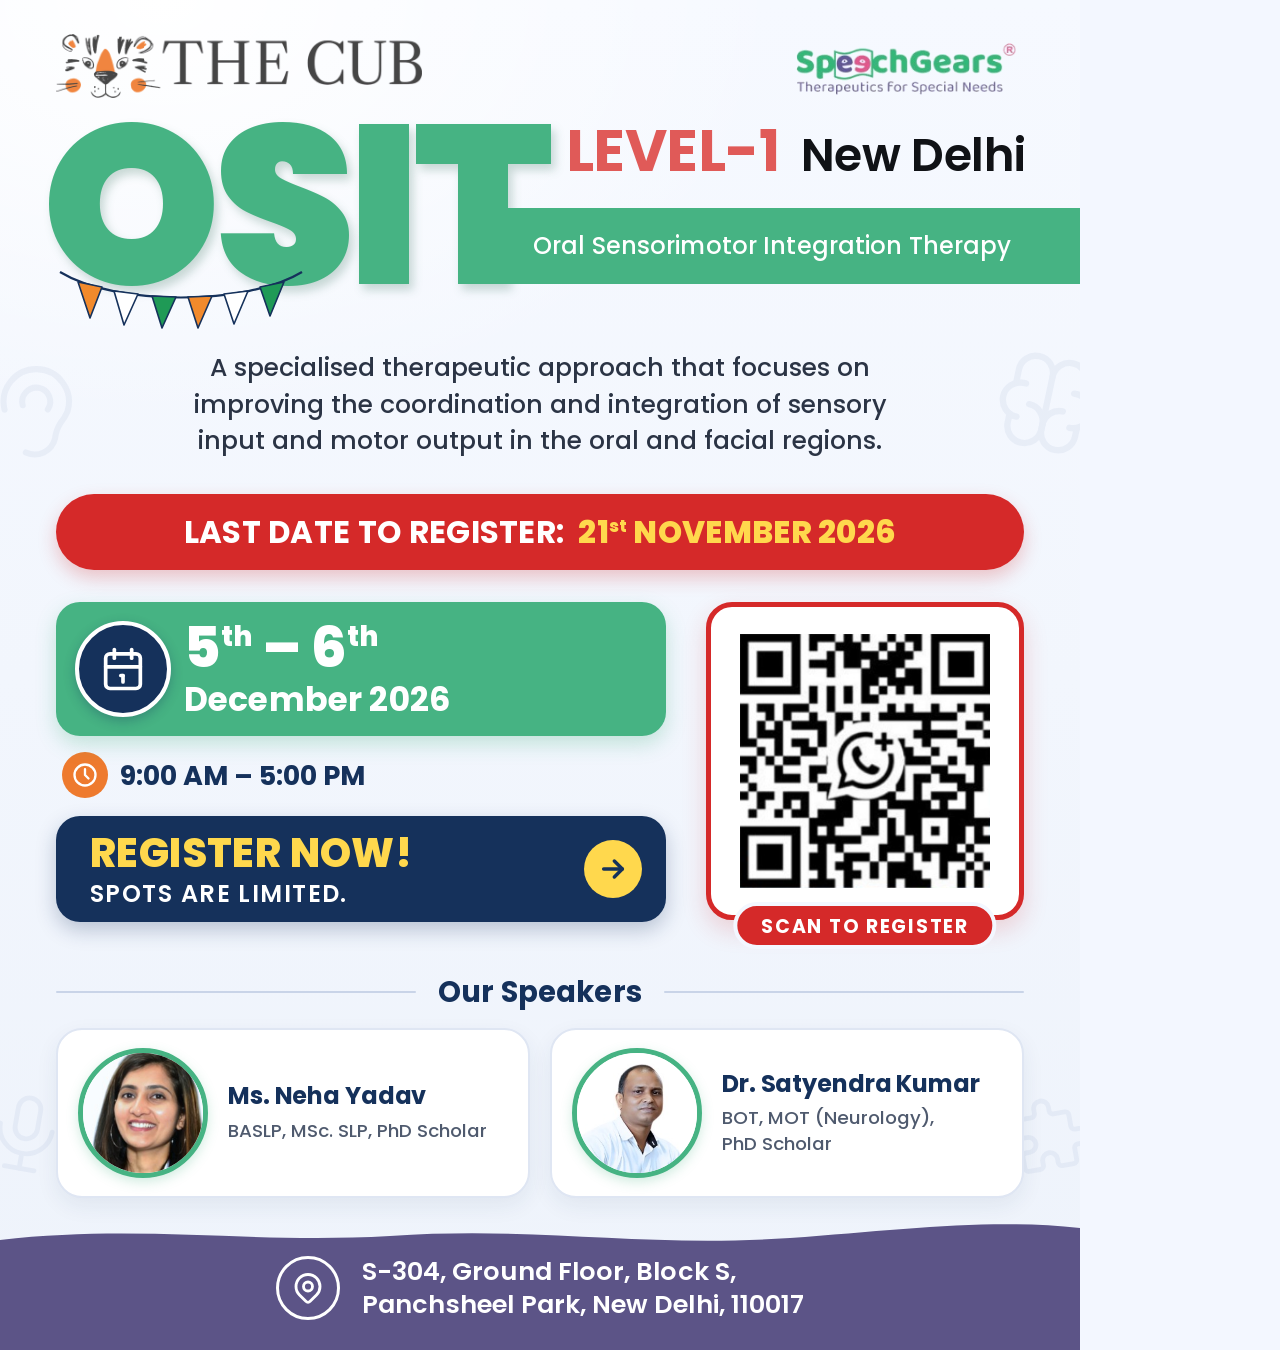
<file: flyers/osit-level1-new-delhi/index.html>
<!doctype html>
<html lang="en">
<head>
<meta charset="utf-8">
<title>OSIT Level-1 – New Delhi</title>
<style>
  @font-face { font-family: "Poppins"; font-weight: 400; src: url("assets/fonts/Poppins-400.ttf"); }
  @font-face { font-family: "Poppins"; font-weight: 500; src: url("assets/fonts/Poppins-500.ttf"); }
  @font-face { font-family: "Poppins"; font-weight: 600; src: url("assets/fonts/Poppins-600.ttf"); }
  @font-face { font-family: "Poppins"; font-weight: 700; src: url("assets/fonts/Poppins-700.ttf"); }
  @font-face { font-family: "Poppins"; font-weight: 800; src: url("assets/fonts/Poppins-800.ttf"); }
  @font-face { font-family: "Poppins"; font-weight: 900; src: url("assets/fonts/Poppins-900.ttf"); }

  :root {
    --green: #46b383;      /* OSIT title, subtitle bar, date block (sampled from the reference) */
    --coral: #e05a58;      /* LEVEL-1 */
    --red: #d52929;        /* deadline pill, QR frame */
    --yellow: #ffd84d;
    --navy: #15315b;
    --purple: #5c5487;     /* footer band */
    --ink: #2b3445;
    --muted: #4f5a6e;
    --bg: #f3f7ff;
    --line: #dfe6f3;
  }

  @page { size: 1080px 1350px; margin: 0; }
  * { box-sizing: border-box; margin: 0; padding: 0; }
  html, body { width: 1080px; height: 1350px; background: var(--bg); }
  body { font-family: "Poppins", sans-serif; color: var(--ink); -webkit-print-color-adjust: exact; print-color-adjust: exact; }
  svg.ic { fill: none; stroke: currentColor; stroke-width: 1.8; stroke-linecap: round; stroke-linejoin: round; }

  .flyer { position: relative; width: 1080px; height: 1350px; overflow: hidden;
    background: radial-gradient(900px 600px at 15% 0%, #ffffff 0%, rgba(255,255,255,0) 70%), linear-gradient(180deg, #f6f9ff 0%, #eef3fb 100%); }
  .abs { position: absolute; }

  /* ---------- faint background doodles (echo the reference's line-art watermark) ---------- */
  .doodle { position: absolute; color: #5d78b0; opacity: .075; }
  .doodle svg { width: 100%; height: 100%; stroke-width: 1.3; }

  /* ---------- logos ---------- */
  .logo-cub { left: 56px; top: 34px; height: 64px; }
  .logo-sg { right: 56px; top: 38px; height: 62px; }

  /* ---------- title ---------- */
  .osit { left: 42px; top: 92px; font: 900 226px/1 "Poppins"; letter-spacing: -.03em; color: var(--green);
    filter: drop-shadow(4px 6px 5px rgba(22, 90, 64, .22)); }
  .titlerow { left: 566px; top: 122px; display: flex; align-items: baseline; gap: 22px; white-space: nowrap; }
  .level { font: 700 58px/1 "Poppins"; color: var(--coral); letter-spacing: -.01em; }
  .city { font: 600 46px/1 "Poppins"; color: #101216; letter-spacing: -.01em; }
  .bar { height: 76px; background: var(--green); color: #fff; display: flex; align-items: center; padding-left: 28px;
    font: 500 24px/1 "Poppins"; letter-spacing: .005em; white-space: nowrap; }
  .bunting { left: 56px; top: 266px; width: 250px; }

  .explainer { left: 90px; width: 900px; top: 350px; text-align: center; font: 500 25px/1.46 "Poppins"; color: var(--ink); text-wrap: balance; }

  /* ---------- deadline ---------- */
  .deadline { left: 56px; width: 968px; top: 494px; height: 76px; border-radius: 40px; background: var(--red); color: #fff;
    display: flex; align-items: center; justify-content: center; gap: 14px; font: 700 31px/1 "Poppins"; letter-spacing: .01em;
    box-shadow: 0 8px 18px rgba(213, 41, 41, .25); white-space: nowrap; }
  .deadline b { color: var(--yellow); font-weight: 800; }
  .deadline sup { font-size: .55em; vertical-align: .62em; letter-spacing: 0; }

  /* ---------- date + CTA (left) ---------- */
  .datewrap { left: 56px; top: 602px; width: 610px; }
  .date { position: relative; height: 134px; border-radius: 24px; background: var(--green); color: #fff; padding: 0 0 0 128px;
    display: flex; flex-direction: column; justify-content: center; box-shadow: 0 8px 20px rgba(70, 179, 131, .28); }
  .date .cal { position: absolute; left: 19px; top: 19px; width: 96px; height: 96px; border-radius: 50%; background: var(--navy); color: #fff;
    display: grid; place-items: center; border: 4px solid #fff; box-shadow: 0 4px 12px rgba(21, 49, 91, .3); }
  .date .cal svg { width: 52px; height: 52px; stroke-width: 1.7; }
  .date .d1 { font: 800 56px/1 "Poppins"; letter-spacing: -.01em; }
  .date .d1 sup { font-size: .5em; vertical-align: .75em; margin-left: 1px; }
  .date .d2 { font: 700 33px/1.1 "Poppins"; margin-top: 6px; letter-spacing: .005em; }
  .time { margin: 16px 0 0 6px; display: flex; align-items: center; gap: 12px; font: 700 27px/1 "Poppins"; color: var(--navy); }
  .time .ci { width: 46px; height: 46px; border-radius: 50%; background: #ee7a2e; color: #fff; display: grid; place-items: center; }
  .time .ci svg { width: 28px; height: 28px; stroke-width: 2; }
  .cta { margin-top: 18px; height: 106px; border-radius: 24px; background: var(--navy); color: #fff; position: relative;
    display: flex; flex-direction: column; justify-content: center; padding: 0 100px 0 34px; box-shadow: 0 8px 20px rgba(21, 49, 91, .25); }
  .cta .c1 { font: 800 40px/1 "Poppins"; color: var(--yellow); letter-spacing: .01em; }
  .cta .c2 { font: 600 24px/1 "Poppins"; letter-spacing: .06em; margin-top: 9px; }
  .cta .arrow { position: absolute; right: 24px; top: 50%; transform: translateY(-50%); width: 58px; height: 58px; border-radius: 50%;
    background: var(--yellow); color: var(--navy); display: grid; place-items: center; }
  .cta .arrow svg { width: 32px; height: 32px; stroke-width: 2.6; }

  /* ---------- QR (right) ---------- */
  .qrwrap { left: 706px; top: 602px; width: 318px; }
  .qrbox { width: 318px; height: 318px; border-radius: 26px; background: #fff; border: 5px solid var(--red); display: grid; place-items: center;
    box-shadow: 0 10px 24px rgba(213, 41, 41, .18); }
  .qrbox img { width: 250px; height: auto; display: block; image-rendering: auto; }
  .scan { position: absolute; left: 50%; top: 300px; transform: translateX(-50%); white-space: nowrap; padding: 11px 24px 9px; border-radius: 30px;
    background: var(--red); color: #fff; border: 4px solid var(--bg); font: 700 19px/1 "Poppins"; letter-spacing: .09em; }

  /* ---------- speakers ---------- */
  .sp-head { left: 56px; width: 968px; top: 972px; height: 40px; display: flex; align-items: center; gap: 22px; }
  .sp-head i { flex: 1; height: 2px; background: #c9d4e8; border-radius: 2px; }
  .sp-head span { font: 700 29px/1 "Poppins"; color: var(--navy); letter-spacing: .005em; }
  .card { top: 1028px; width: 474px; height: 170px; border-radius: 26px; background: #fff; border: 2px solid var(--line);
    box-shadow: 0 8px 22px rgba(30, 50, 90, .07); display: flex; align-items: center; gap: 20px; padding: 0 20px 0 20px; }
  .card.l { left: 56px; } .card.r { left: 550px; }
  .card .ph { flex: none; width: 130px; height: 130px; border-radius: 50%; overflow: hidden; border: 5px solid var(--green);
    box-shadow: 0 4px 12px rgba(70, 179, 131, .25); background: #fff; }
  .card .ph img { width: 100%; height: 100%; object-fit: cover; display: block; }
  .card h4 { font: 700 24px/1.2 "Poppins"; color: var(--navy); letter-spacing: -.005em; margin-bottom: 7px; }
  .card p { font: 500 18.5px/1.38 "Poppins"; color: var(--muted); text-wrap: balance; }

  /* ---------- footer (venue) ---------- */
  .footer { left: 0; top: 1218px; width: 1080px; height: 132px; }
  .venue { left: 0; top: 1232px; width: 1080px; height: 112px; display: flex; align-items: center; justify-content: center; gap: 22px; color: #fff; padding: 0 56px; }
  .venue .pin { flex: none; width: 64px; height: 64px; border-radius: 50%; border: 3px solid #fff; display: grid; place-items: center; }
  .venue .pin svg { width: 36px; height: 36px; stroke-width: 1.9; }
    .venue .ad { font: 600 25.5px/1.3 "Poppins"; letter-spacing: .003em; }
</style>
</head>
<body>
<svg width="0" height="0" style="position:absolute" aria-hidden="true">
  <defs>
    <!-- Tabler Icons (MIT) -->
    <symbol id="i-calendar" viewBox="0 0 24 24"><path d="M4 7a2 2 0 0 1 2 -2h12a2 2 0 0 1 2 2v12a2 2 0 0 1 -2 2h-12a2 2 0 0 1 -2 -2v-12z"/><path d="M16 3v4"/><path d="M8 3v4"/><path d="M4 11h16"/><path d="M11 15h1"/><path d="M12 15v3"/></symbol>
    <symbol id="i-clock" viewBox="0 0 24 24"><path d="M3 12a9 9 0 1 0 18 0a9 9 0 0 0 -18 0"/><path d="M12 7v5l3 3"/></symbol>
    <symbol id="i-pin" viewBox="0 0 24 24"><path d="M9 11a3 3 0 1 0 6 0a3 3 0 0 0 -6 0"/><path d="M17.657 16.657l-4.243 4.243a2 2 0 0 1 -2.827 0l-4.244 -4.243a8 8 0 1 1 11.314 0z"/></symbol>
    <symbol id="i-ear" viewBox="0 0 24 24"><path d="M6 10a7 7 0 1 1 13 3.6a10 10 0 0 1 -2 2a8 8 0 0 0 -2 3a4.5 4.5 0 0 1 -6.8 1.4"/><path d="M10 10a3 3 0 1 1 5 2.2"/></symbol>
    <symbol id="i-brain" viewBox="0 0 24 24"><path d="M15.5 13a3.5 3.5 0 0 0 -3.5 3.5v1a3.5 3.5 0 0 0 7 0v-1.8"/><path d="M8.5 13a3.5 3.5 0 0 1 3.5 3.5v1a3.5 3.5 0 0 1 -7 0v-1.8"/><path d="M17.5 16a3.5 3.5 0 0 0 0 -7h-.5"/><path d="M19 9.3v-2.8a3.5 3.5 0 0 0 -7 0"/><path d="M6.5 16a3.5 3.5 0 0 1 0 -7h.5"/><path d="M5 9.3v-2.8a3.5 3.5 0 0 1 7 0v10"/></symbol>
    <symbol id="i-mic" viewBox="0 0 24 24"><path d="M9 2m0 3a3 3 0 0 1 3 -3h0a3 3 0 0 1 3 3v5a3 3 0 0 1 -3 3h0a3 3 0 0 1 -3 -3z"/><path d="M5 10a7 7 0 0 0 14 0"/><path d="M8 21l8 0"/><path d="M12 17l0 4"/></symbol>
    <symbol id="i-chat" viewBox="0 0 24 24"><path d="M3 20l1.3 -3.9c-2.324 -3.437 -1.426 -7.872 2.1 -10.374c3.526 -2.501 8.59 -2.296 11.845 .48c3.255 2.777 3.695 7.266 1.029 10.501c-2.666 3.235 -7.615 4.215 -11.574 2.293l-4.7 1"/></symbol>
    <symbol id="i-puzzle" viewBox="0 0 24 24"><path d="M4 7h3a1 1 0 0 0 1 -1v-1a2 2 0 0 1 4 0v1a1 1 0 0 0 1 1h3a1 1 0 0 1 1 1v3a1 1 0 0 0 1 1h1a2 2 0 0 1 0 4h-1a1 1 0 0 0 -1 1v3a1 1 0 0 1 -1 1h-3a1 1 0 0 1 -1 -1v-1a2 2 0 0 0 -4 0v1a1 1 0 0 1 -1 1h-3a1 1 0 0 1 -1 -1v-3a1 1 0 0 1 1 -1h1a2 2 0 0 0 0 -4h-1a1 1 0 0 1 -1 -1v-3a1 1 0 0 1 1 -1"/></symbol>
    <symbol id="i-steth" viewBox="0 0 24 24"><path d="M6 4h-1a2 2 0 0 0 -2 2v3.5h0a5.5 5.5 0 0 0 11 0v-3.5a2 2 0 0 0 -2 -2h-1"/><path d="M8 15a6 6 0 1 0 12 0v-3"/><path d="M11 3v2"/><path d="M6 3v2"/><path d="M20 10m-2 0a2 2 0 1 0 4 0a2 2 0 1 0 -4 0"/></symbol>
    <symbol id="i-arrow" viewBox="0 0 24 24"><path d="M5 12h14"/><path d="M13 6l6 6l-6 6"/></symbol>
  </defs>
</svg>

<div class="flyer">

  <!-- faint doodles in the margins -->
  <div class="doodle" style="left:-22px; top:356px; width:112px; height:112px; transform:rotate(-14deg)"><svg class="ic"><use href="#i-ear"/></svg></div>
  <div class="doodle" style="right:-26px; top:344px; width:118px; height:118px; transform:rotate(12deg)"><svg class="ic"><use href="#i-brain"/></svg></div>
  <div class="doodle" style="left:-20px; top:1090px; width:90px; height:90px; transform:rotate(10deg)"><svg class="ic"><use href="#i-mic"/></svg></div>
  <div class="doodle" style="right:-18px; top:1088px; width:90px; height:90px; transform:rotate(-10deg)"><svg class="ic"><use href="#i-puzzle"/></svg></div>

  <!-- LOGOS -->
  <img class="abs logo-cub" src="assets/logos/the-cub-horizontal-hires.png" alt="The Cub">
  <img class="abs logo-sg" src="assets/logos/speechgears.png" alt="SpeechGears – Therapeutics for Special Needs">

  <!-- TITLE -->
  <div class="abs osit">OSIT</div>
  <div class="abs titlerow"><span class="level">LEVEL-1</span><span class="city">New Delhi</span></div>
  <div class="abs bar" style="left:505px; top:208px; width:575px">Oral Sensorimotor Integration Therapy</div>

  <!-- bunting under the "O" (recoloured from the Philippine flag colours to saffron / white / green) -->
  <svg class="abs bunting" viewBox="0 0 250 70" aria-hidden="true">
    <path d="M4 6 C60 40 190 40 246 6" fill="none" stroke="#15315b" stroke-width="2.2"/>
    <g stroke="#15315b" stroke-width="1.6" stroke-linejoin="round">
      <path d="M22 16 L46 21 L34 52 Z" fill="#f28a2c"/>
      <path d="M58 25 L82 28 L68 59 Z" fill="#ffffff"/>
      <path d="M96 30 L120 31 L106 62 Z" fill="#1f9a56"/>
      <path d="M132 31 L156 30 L142 62 Z" fill="#f28a2c"/>
      <path d="M168 28 L192 25 L178 58 Z" fill="#ffffff"/>
      <path d="M204 21 L228 16 L214 50 Z" fill="#1f9a56"/>
    </g>
  </svg>

  <!-- EXPLAINER -->
  <p class="abs explainer">A specialised therapeutic approach that focuses on improving the coordination and integration of sensory input and motor output in the oral and facial regions.</p>

  <!-- DEADLINE -->
  <div class="abs deadline"><span>LAST DATE TO REGISTER:</span><b>21<sup>st</sup> NOVEMBER 2026</b></div>

  <!-- DATE / TIME / CTA -->
  <div class="abs datewrap">
    <div class="date">
      <div class="cal"><svg class="ic"><use href="#i-calendar"/></svg></div>
      <div class="d1">5<sup>th</sup> – 6<sup>th</sup></div>
      <div class="d2">December 2026</div>
    </div>
    <div class="time"><span class="ci"><svg class="ic"><use href="#i-clock"/></svg></span>9:00 AM – 5:00 PM</div>
    <div class="cta">
      <div class="c1">REGISTER NOW!</div>
      <div class="c2">SPOTS ARE LIMITED.</div>
      <div class="arrow"><svg class="ic"><use href="#i-arrow"/></svg></div>
    </div>
  </div>

  <!-- QR -->
  <div class="abs qrwrap">
    <div class="qrbox"><img src="assets/qr/osit-registration-whatsapp-qr.png" alt="Scan to register"></div>
    <div class="scan">SCAN TO REGISTER</div>
  </div>

  <!-- SPEAKERS -->
  <div class="abs sp-head"><i></i><span>Our Speakers</span><i></i></div>

  <div class="abs card l">
    <div class="ph"><img src="assets/speakers/neha-yadav.png" alt="Ms. Neha Yadav" style="object-position:52% 40%"></div>
    <div><h4>Ms. Neha Yadav</h4><p>BASLP, MSc. SLP, PhD Scholar</p></div>
  </div>
  <div class="abs card r">
    <div class="ph"><img src="assets/speakers/satyendra-kumar.png" alt="Dr. Satyendra Kumar" style="object-position:100% 40%"></div>
    <div><h4>Dr. Satyendra Kumar</h4><p>BOT, MOT (Neurology), PhD Scholar</p></div>
  </div>

  <!-- FOOTER: venue -->
  <svg class="abs footer" viewBox="0 0 1080 132" preserveAspectRatio="none" aria-hidden="true">
    <path d="M0 22 C140 6 250 26 390 18 C540 8 640 30 790 20 C900 12 990 0 1080 10 V132 H0 Z" fill="#5c5487"/>
  </svg>
  <div class="abs venue">
    <div class="pin"><svg class="ic"><use href="#i-pin"/></svg></div>
    <div><div class="ad">S-304, Ground Floor, Block S,<br>Panchsheel Park, New Delhi, 110017</div></div>
  </div>

</div>
</body>
</html>
</file>
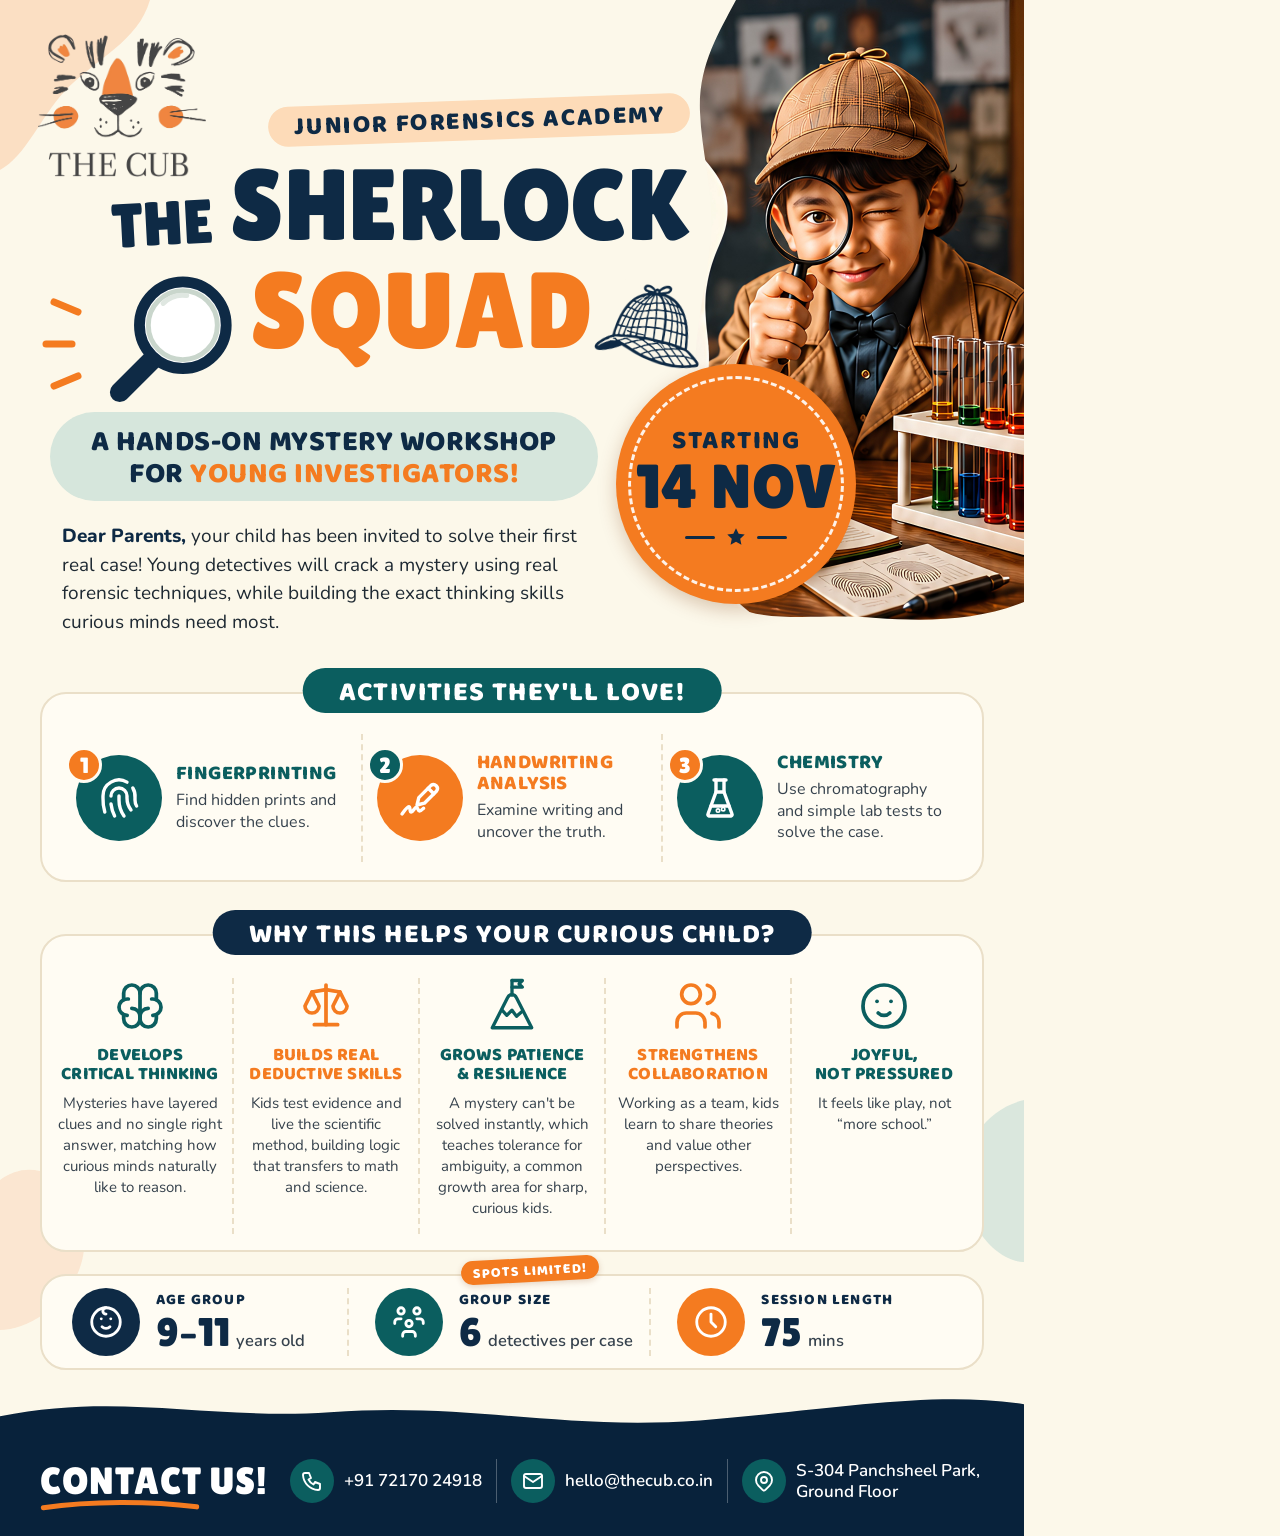
<file: posters/sherlock-squad/index.html>
<!doctype html>
<html lang="en">
<head>
<meta charset="utf-8">
<title>The Sherlock Squad – The Cub</title>
<style>
  @font-face { font-family: "Lilita One"; src: url("assets/fonts/LilitaOne-Regular.ttf"); }
  @font-face { font-family: "Baloo 2"; font-weight: 800; src: url("assets/fonts/Baloo2-ExtraBold.ttf"); }
  @font-face { font-family: "Nunito"; font-weight: 400; src: url("assets/fonts/Nunito-Regular.ttf"); }
  @font-face { font-family: "Nunito"; font-weight: 600; src: url("assets/fonts/Nunito-SemiBold.ttf"); }
  @font-face { font-family: "Nunito"; font-weight: 800; src: url("assets/fonts/Nunito-ExtraBold.ttf"); }

  :root {
    --cream: #fcf8ea;
    --card: #fffcf3;
    --line: #eadfc8;
    --navy: #0e2a45;
    --footer: #08223b;
    --teal: #0b5e5f;
    --teal-soft: #d6e6dc;
    --orange: #f47b20;
    --orange-soft: #fddbb8;
    --peach: #fbe3cf;
    --ink: #24303b;
  }

  @page { size: 1024px 1536px; margin: 0; }
  * { box-sizing: border-box; margin: 0; padding: 0; }
  html, body { width: 1024px; height: 1536px; background: var(--cream); }
  body { font-family: "Nunito", sans-serif; color: var(--ink); -webkit-print-color-adjust: exact; print-color-adjust: exact; }

  .poster { position: relative; width: 1024px; height: 1536px; overflow: hidden; background: var(--cream); }
  .abs { position: absolute; }
  svg.icon { fill: none; stroke: currentColor; stroke-width: 1.8; stroke-linecap: round; stroke-linejoin: round; }

  /* ---------- background shapes ---------- */
  .bg { position: absolute; inset: 0; width: 1024px; height: 1536px; }

  /* ---------- header ---------- */
  .logo { left: 38px; top: 34px; width: 168px; }
  .hero { left: 640px; top: 0; width: 384px; height: 650px; }
  .academy {
    left: 268px; top: 100px; padding: 6px 26px 4px;
    background: var(--orange-soft); border-radius: 40px;
    font: 800 25px/1.2 "Baloo 2"; letter-spacing: 1.6px; color: var(--navy);
    transform: rotate(-2deg);
  }
  .title { font-family: "Lilita One"; color: var(--navy); line-height: .9; }
  .t-the { left: 112px; top: 196px; font-size: 62px; transform: rotate(-3deg); }
  .t-sherlock { left: 230px; top: 160px; font-size: 101px; letter-spacing: -.5px; }
  .t-squad { left: 250px; top: 262px; font-size: 108px; color: var(--orange); letter-spacing: 1px; }
  .magnifier { left: 102px; top: 268px; width: 138px; }
  .hat { left: 596px; top: 280px; width: 108px; transform: rotate(6deg); }

  .tagline {
    left: 50px; top: 412px; width: 548px; padding: 14px 18px 10px;
    background: var(--teal-soft); border-radius: 46px;
    font: 800 29px/1.12 "Baloo 2"; letter-spacing: .5px; color: var(--navy); text-align: center;
  }
  .tagline span { color: var(--orange); }

  .intro { left: 62px; top: 522px; width: 536px; font-size: 19px; line-height: 1.5; color: #1f2a33; }
  .intro b { font-weight: 800; color: var(--navy); }

  .badge { left: 616px; top: 364px; width: 240px; height: 240px; border-radius: 50%;
    background: var(--orange); box-shadow: 0 6px 18px rgba(120, 50, 0, .25);
    display: flex; flex-direction: column; align-items: center; justify-content: center; color: var(--navy); }
  .badge::before { content: ""; position: absolute; inset: 12px; border: 3px dashed rgba(255,255,255,.9); border-radius: 50%; }
  .badge .k { font: 800 26px/1 "Baloo 2"; letter-spacing: 1.5px; margin-top: 8px; }
  .badge .d { font: 62px/1 "Lilita One"; margin-top: 2px; letter-spacing: .5px; }
  .badge .s { display: flex; align-items: center; gap: 10px; margin-top: 8px; }
  .badge .s i { display: block; width: 30px; height: 3px; background: var(--navy); border-radius: 2px; }

  /* ---------- section header pills ---------- */
  .pill-h { position: absolute; left: 50%; transform: translateX(-50%); white-space: nowrap;
    padding: 9px 36px 5px; border-radius: 40px; color: #fff; font: 800 27px/1.15 "Baloo 2"; letter-spacing: 1.4px; z-index: 2; }
  .pill-h.teal { background: var(--teal); }
  .pill-h.navy { background: var(--navy); }

  .box { position: absolute; left: 40px; width: 944px; background: var(--card); border: 2px solid var(--line); border-radius: 26px; }

  /* ---------- activities ---------- */
  .act-wrap { top: 692px; height: 190px; }
  .act-wrap .pill-h { top: -26px; }
  .acts { display: flex; height: 100%; padding: 40px 20px 18px; }
  .act { flex: 1 1 0; min-width: 0; display: flex; align-items: center; gap: 14px; padding: 0 12px 0 14px; }
  .act + .act { border-left: 2px dashed var(--line); }
  .act .ic { position: relative; flex: none; width: 86px; height: 86px; border-radius: 50%; display: grid; place-items: center; color: #fff; }
  .act .ic svg { width: 48px; height: 48px; stroke-width: 1.7; }
  .act .num { position: absolute; left: -10px; top: -8px; width: 36px; height: 36px; border-radius: 50%; border: 3px solid var(--card);
    display: grid; place-items: center; font: 22px/1 "Lilita One"; color: #fff; padding-top: 2px; }
  .teal-bg { background: var(--teal); }
  .orange-bg { background: var(--orange); }
  .navy-bg { background: var(--navy); }
  .act h3 { font: 800 20px/1.05 "Baloo 2"; letter-spacing: .4px; margin-bottom: 6px; }
  .act p { font-size: 16px; line-height: 1.36; color: #36424d; }
  .c-teal { color: var(--teal); }
  .c-orange { color: var(--orange); }

  /* ---------- benefits ---------- */
  .ben-wrap { top: 934px; height: 318px; }
  .ben-wrap .pill-h { top: -26px; }
  .bens { display: flex; height: 100%; padding: 42px 6px 16px; }
  .ben { flex: 1 1 0; min-width: 0; text-align: center; padding: 0 9px; }
  .ben + .ben { border-left: 2px dashed var(--line); }
  .ben svg { width: 56px; height: 56px; stroke-width: 1.6; margin-bottom: 6px; }
  .ben h4 { font: 800 18px/1.08 "Baloo 2"; letter-spacing: .2px; margin-bottom: 8px; min-height: 39px; }
  .ben p { font-size: 15px; line-height: 1.4; color: #36424d; text-wrap: pretty; }

  /* ---------- quick facts ---------- */
  .facts { top: 1274px; height: 96px; display: flex; align-items: center; padding: 0 30px; }
  .fact { position: relative; flex: 1 1 0; min-width: 0; display: flex; align-items: center; gap: 16px; padding-left: 26px; }
  .fact + .fact { border-left: 2px dashed var(--line); }
  .fact .ic { flex: none; width: 68px; height: 68px; border-radius: 50%; display: grid; place-items: center; color: #fff; }
  .fact .ic svg { width: 38px; height: 38px; stroke-width: 1.8; }
  .fact .lb { font: 800 15px/1 "Baloo 2"; letter-spacing: 1.2px; color: var(--navy); }
  .fact .v { font: 40px/1 "Lilita One"; color: var(--navy); margin: 4px 0 0; }
  .fact .v small { font: 600 16.5px/1 "Nunito"; color: #36424d; margin-left: 6px; letter-spacing: 0; }
  .fact .tag { position: absolute; left: 112px; top: -30px; transform: rotate(-3deg); padding: 4px 12px 2px; box-shadow: 0 2px 6px rgba(120,50,0,.2); border-radius: 20px; background: var(--orange); color: #fff;
    font: 800 14px/1.3 "Baloo 2"; letter-spacing: 1px; }

  /* ---------- footer ---------- */
  .footer { left: 0; top: 1390px; width: 1024px; height: 146px; }
  .contact { left: 0; top: 1426px; width: 1024px; height: 110px; display: flex; align-items: center; justify-content: space-between; padding: 0 30px 0 40px; color: #fff; }
  .contact .cta { position: relative; font: 38px/1 "Lilita One"; letter-spacing: 1px; margin-right: 8px; white-space: nowrap; }
  .contact .cta svg.u { position: absolute; left: 0; bottom: -13px; width: 160px; height: 14px; }
  .ci { display: flex; align-items: center; gap: 10px; padding: 0 14px; font: 600 17px/1.25 "Nunito"; white-space: nowrap; }
  .ci + .ci { border-left: 1.5px solid rgba(255,255,255,.28); }
  .ci .ic { flex: none; width: 44px; height: 44px; border-radius: 50%; background: var(--teal); display: grid; place-items: center; }
  .ci .ic svg { width: 24px; height: 24px; stroke-width: 1.9; }
</style>
</head>
<body>
<svg width="0" height="0" style="position:absolute" aria-hidden="true">
  <defs>
    <!-- Tabler Icons (MIT) -->
    <symbol id="i-fingerprint" viewBox="0 0 24 24"><path d="M18.9 7a8 8 0 0 1 1.1 5v1a6 6 0 0 0 .8 3"/><path d="M8 11a4 4 0 0 1 8 0v1a10 10 0 0 0 2 6"/><path d="M12 11v2a14 14 0 0 0 2.5 8"/><path d="M8 15a18 18 0 0 0 1.8 6"/><path d="M4.9 19a22 22 0 0 1 -.9 -7v-1a8 8 0 0 1 12 -6.95"/></symbol>
    <symbol id="i-pen" viewBox="0 0 24 24"><path d="M3 20c1.6-2.2 2.6-3.6 3.4-3.6 1 0 .2 2.6 1.2 2.6s1.7-2.4 2.6-2.4c.8 0 .6 1.9 1.6 1.9.7 0 1.3-.7 2-1.4"/><path d="M14.2 14.6l6.1-6.1a2 2 0 0 0-2.8-2.8l-6.1 6.1-.9 3.7z"/><path d="M16.1 7.1l2.8 2.8"/></symbol>
    <symbol id="i-flask" viewBox="0 0 24 24"><path d="M9 3l6 0"/><path d="M10 9l4 0"/><path d="M10 3v6l-4 11a.7 .7 0 0 0 .5 1h11a.7 .7 0 0 0 .5 -1l-4 -11v-6"/><path d="M7.5 16h9"/><circle cx="11" cy="18.3" r=".4"/><circle cx="13.6" cy="17.6" r=".4"/></symbol>
    <symbol id="i-brain" viewBox="0 0 24 24"><path d="M15.5 13a3.5 3.5 0 0 0 -3.5 3.5v1a3.5 3.5 0 0 0 7 0v-1.8"/><path d="M8.5 13a3.5 3.5 0 0 1 3.5 3.5v1a3.5 3.5 0 0 1 -7 0v-1.8"/><path d="M17.5 16a3.5 3.5 0 0 0 0 -7h-.5"/><path d="M19 9.3v-2.8a3.5 3.5 0 0 0 -7 0"/><path d="M6.5 16a3.5 3.5 0 0 1 0 -7h.5"/><path d="M5 9.3v-2.8a3.5 3.5 0 0 1 7 0v10"/></symbol>
    <symbol id="i-scale" viewBox="0 0 24 24"><path d="M7 20l10 0"/><path d="M6 6l6 -1l6 1"/><path d="M12 3l0 17"/><path d="M9 12l-3 -6l-3 6a3 3 0 0 0 6 0"/><path d="M21 12l-3 -6l-3 6a3 3 0 0 0 6 0"/></symbol>
    <symbol id="i-summit" viewBox="0 -3 24 27"><path d="M2.5 21h19l-7.4 -14.6a2.3 2.3 0 0 0 -4.2 0z"/><path d="M7.2 12.5l2.3 2.5l2.5 -2.5l2.2 3l2.5 -2.2"/><path d="M12 5.2v-7"/><path d="M12 -1.8h5l-1.6 1.6l1.6 1.6h-5"/></symbol>
    <symbol id="i-users" viewBox="0 0 24 24"><path d="M9 7m-4 0a4 4 0 1 0 8 0a4 4 0 1 0 -8 0"/><path d="M3 21v-2a4 4 0 0 1 4 -4h4a4 4 0 0 1 4 4v2"/><path d="M16 3.13a4 4 0 0 1 0 7.75"/><path d="M21 21v-2a4 4 0 0 0 -3 -3.85"/></symbol>
    <symbol id="i-users-group" viewBox="0 0 24 24"><path d="M10 13a2 2 0 1 0 4 0a2 2 0 0 0 -4 0"/><path d="M8 21v-1a2 2 0 0 1 2 -2h4a2 2 0 0 1 2 2v1"/><path d="M15 5a2 2 0 1 0 4 0a2 2 0 0 0 -4 0"/><path d="M17 10h2a2 2 0 0 1 2 2v1"/><path d="M5 5a2 2 0 1 0 4 0a2 2 0 0 0 -4 0"/><path d="M3 13v-1a2 2 0 0 1 2 -2h2"/></symbol>
    <symbol id="i-smile" viewBox="0 0 24 24"><path d="M12 12m-9 0a9 9 0 1 0 18 0a9 9 0 1 0 -18 0"/><path d="M9 10l.01 0"/><path d="M15 10l.01 0"/><path d="M9.5 15a3.5 3.5 0 0 0 5 0"/></symbol>
    <symbol id="i-kid" viewBox="0 0 24 24"><path d="M12 12m-9 0a9 9 0 1 0 18 0a9 9 0 1 0 -18 0"/><path d="M9 10l.01 0"/><path d="M15 10l.01 0"/><path d="M9.5 15a3.5 3.5 0 0 0 5 0"/><path d="M12 3a2 2 0 0 0 0 4"/></symbol>
    <symbol id="i-clock" viewBox="0 0 24 24"><path d="M3 12a9 9 0 1 0 18 0a9 9 0 0 0 -18 0"/><path d="M12 7v5l3 3"/></symbol>
    <symbol id="i-phone" viewBox="0 0 24 24"><path d="M5 4h4l2 5l-2.5 1.5a11 11 0 0 0 5 5l1.5 -2.5l5 2v4a2 2 0 0 1 -2 2a16 16 0 0 1 -15 -15a2 2 0 0 1 2 -2"/></symbol>
    <symbol id="i-mail" viewBox="0 0 24 24"><path d="M3 7a2 2 0 0 1 2 -2h14a2 2 0 0 1 2 2v10a2 2 0 0 1 -2 2h-14a2 2 0 0 1 -2 -2v-10z"/><path d="M3 7l9 6l9 -6"/></symbol>
    <symbol id="i-pin" viewBox="0 0 24 24"><path d="M9 11a3 3 0 1 0 6 0a3 3 0 0 0 -6 0"/><path d="M17.657 16.657l-4.243 4.243a2 2 0 0 1 -2.827 0l-4.244 -4.243a8 8 0 1 1 11.314 0z"/></symbol>

    <!-- organic edge for the hero photo -->
    <clipPath id="heroClip" clipPathUnits="userSpaceOnUse">
      <path d="M96 0 C78 34 58 66 60 112 C62 160 76 196 70 246 C64 300 52 340 56 392 C60 470 40 540 70 588 C104 630 170 612 236 618 C290 622 340 620 384 602 L384 0 Z"/>
    </clipPath>
  </defs>
</svg>

<div class="poster">

  <!-- soft background shapes -->
  <svg class="bg" viewBox="0 0 1024 1536" aria-hidden="true">
    <path d="M0 0 H150 C138 42 96 58 64 92 C40 118 26 156 0 170 Z" fill="#fbd5b4" opacity=".7"/>
    <path d="M0 1180 C40 1150 92 1190 84 1250 C78 1300 30 1330 0 1330 Z" fill="#fbe0c9" opacity=".75"/>
    <path d="M1024 1100 C980 1110 950 1160 968 1210 C984 1250 1010 1262 1024 1262 Z" fill="#cfe2d9" opacity=".75"/>
    <!-- accent dashes around the title -->
    <g stroke="#f47b20" stroke-width="7" stroke-linecap="round">
      <path d="M78 312 l-24 -10"/><path d="M72 344 h-26"/><path d="M78 376 l-24 10"/>
    </g>
  </svg>

  <!-- HEADER -->
  <img class="abs logo" src="assets/logo-the-cub.png" alt="The Cub">

  <svg class="abs hero" viewBox="0 0 384 650" aria-label="Young detective with a magnifying glass">
    <image href="assets/hero-detective.jpg" x="0" y="0" width="384" height="650" clip-path="url(#heroClip)" preserveAspectRatio="none"/>
  </svg>

  <div class="abs academy">JUNIOR FORENSICS ACADEMY</div>

  <div class="abs title t-the">THE</div>
  <div class="abs title t-sherlock">SHERLOCK</div>
  <div class="abs title t-squad">SQUAD</div>

  <!-- magnifying glass -->
  <svg class="abs magnifier" viewBox="0 0 140 140" aria-hidden="true">
    <path d="M52 92 L18 126" stroke="#0e2a45" stroke-width="20" stroke-linecap="round"/>
    <circle cx="82" cy="58" r="44" fill="#fff" stroke="#0e2a45" stroke-width="11"/>
    <circle cx="82" cy="58" r="35" fill="none" stroke="#c9d6cc" stroke-width="5"/>
    <path d="M62 36 A28 28 0 0 1 86 28" fill="none" stroke="#dfe7e1" stroke-width="5" stroke-linecap="round"/>
  </svg>

  <!-- deerstalker hat -->
  <img class="abs hat" src="assets/deerstalker.png" alt="">

  <div class="abs tagline">A HANDS-ON MYSTERY WORKSHOP<br>FOR <span>YOUNG INVESTIGATORS!</span></div>

  <p class="abs intro"><b>Dear Parents,</b> your child has been invited to solve their first real case! Young detectives will crack a mystery using real forensic techniques, while building the exact thinking skills curious minds need most.</p>

  <div class="abs badge">
    <div class="k">STARTING</div>
    <div class="d">14 NOV</div>
    <div class="s"><i></i><svg width="22" height="22" viewBox="0 0 24 24"><path d="M12 2.5l2.9 6 6.6.8-4.9 4.6 1.3 6.5L12 17.2l-5.9 3.2 1.3-6.5L2.5 9.3l6.6-.8z" fill="#0e2a45"/></svg><i></i></div>
  </div>

  <!-- ACTIVITIES -->
  <section class="box act-wrap">
    <div class="pill-h teal">ACTIVITIES THEY'LL LOVE!</div>
    <div class="acts">
      <div class="act">
        <div class="ic teal-bg"><svg class="icon"><use href="#i-fingerprint"/></svg><span class="num orange-bg">1</span></div>
        <div><h3 class="c-teal">FINGERPRINTING</h3><p>Find hidden prints and discover the clues.</p></div>
      </div>
      <div class="act">
        <div class="ic orange-bg"><svg class="icon"><use href="#i-pen"/></svg><span class="num teal-bg">2</span></div>
        <div><h3 class="c-orange">HANDWRITING<br>ANALYSIS</h3><p>Examine writing and uncover the truth.</p></div>
      </div>
      <div class="act">
        <div class="ic teal-bg"><svg class="icon"><use href="#i-flask"/></svg><span class="num orange-bg">3</span></div>
        <div><h3 class="c-teal">CHEMISTRY</h3><p>Use chromatography and simple lab tests to solve the case.</p></div>
      </div>
    </div>
  </section>

  <!-- BENEFITS -->
  <section class="box ben-wrap">
    <div class="pill-h navy">WHY THIS HELPS YOUR CURIOUS CHILD?</div>
    <div class="bens">
      <div class="ben">
        <svg class="icon c-teal"><use href="#i-brain"/></svg>
        <h4 class="c-teal">DEVELOPS<br>CRITICAL THINKING</h4>
        <p>Mysteries have layered clues and no single right answer, matching how curious minds naturally like to reason.</p>
      </div>
      <div class="ben">
        <svg class="icon c-orange"><use href="#i-scale"/></svg>
        <h4 class="c-orange">BUILDS REAL<br>DEDUCTIVE SKILLS</h4>
        <p>Kids test evidence and live the scientific method, building logic that transfers to math and science.</p>
      </div>
      <div class="ben">
        <svg class="icon c-teal"><use href="#i-summit"/></svg>
        <h4 class="c-teal">GROWS PATIENCE<br>&amp; RESILIENCE</h4>
        <p>A mystery can't be solved instantly, which teaches tolerance for ambiguity, a common growth area for sharp, curious kids.</p>
      </div>
      <div class="ben">
        <svg class="icon c-orange"><use href="#i-users"/></svg>
        <h4 class="c-orange">STRENGTHENS<br>COLLABORATION</h4>
        <p>Working as a team, kids learn to share theories and value other perspectives.</p>
      </div>
      <div class="ben">
        <svg class="icon c-teal"><use href="#i-smile"/></svg>
        <h4 class="c-teal">JOYFUL,<br>NOT PRESSURED</h4>
        <p>It feels like play, not “more school.”</p>
      </div>
    </div>
  </section>

  <!-- QUICK FACTS -->
  <section class="box facts">
    <div class="fact" style="padding-left:0">
      <div class="ic navy-bg"><svg class="icon"><use href="#i-kid"/></svg></div>
      <div><div class="lb">AGE GROUP</div><div class="v">9–11<small>years old</small></div></div>
    </div>
    <div class="fact">
      <div class="ic teal-bg"><svg class="icon"><use href="#i-users-group"/></svg></div>
      <div><div class="lb">GROUP SIZE</div><div class="v">6<small>detectives per case</small></div></div><span class="tag">SPOTS LIMITED!</span>
    </div>
    <div class="fact">
      <div class="ic orange-bg"><svg class="icon"><use href="#i-clock"/></svg></div>
      <div><div class="lb">SESSION LENGTH</div><div class="v">75<small>mins</small></div></div>
    </div>
  </section>

  <!-- FOOTER -->
  <svg class="abs footer" viewBox="0 0 1024 144" preserveAspectRatio="none" aria-hidden="true">
    <path d="M0 26 C120 2 210 30 330 22 C470 12 560 40 700 30 C830 20 930 0 1024 14 V144 H0 Z" fill="#08223b"/>
  </svg>
  <div class="abs contact">
    <div class="cta">CONTACT US!
      <svg class="u" viewBox="0 0 190 16" aria-hidden="true"><path d="M4 10 C60 2 130 2 186 9" stroke="#f47b20" stroke-width="6" fill="none" stroke-linecap="round"/></svg>
    </div>
    <div class="ci"><span class="ic"><svg class="icon"><use href="#i-phone"/></svg></span>+91 72170 24918</div>
    <div class="ci"><span class="ic"><svg class="icon"><use href="#i-mail"/></svg></span>hello@thecub.co.in</div>
    <div class="ci"><span class="ic"><svg class="icon"><use href="#i-pin"/></svg></span>S-304 Panchsheel Park,<br>Ground Floor</div>
  </div>

</div>
</body>
</html>
</file>
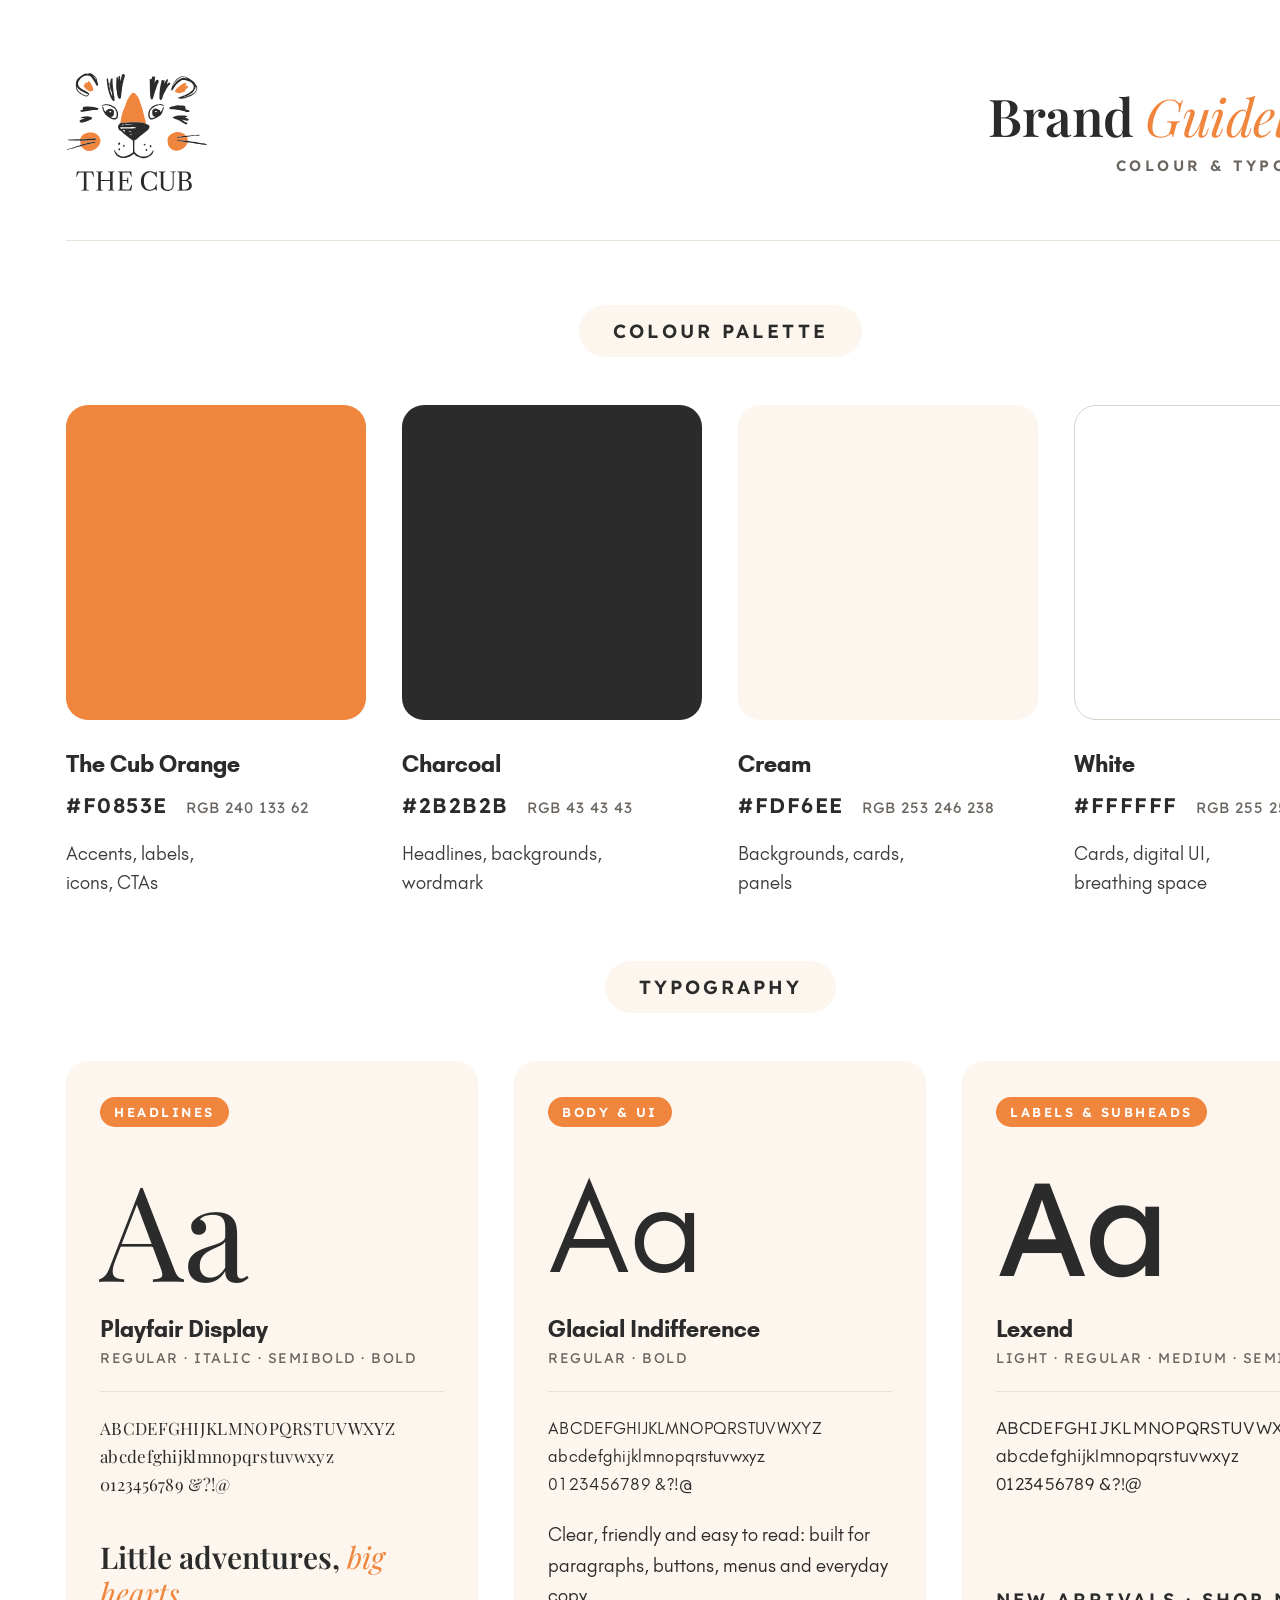
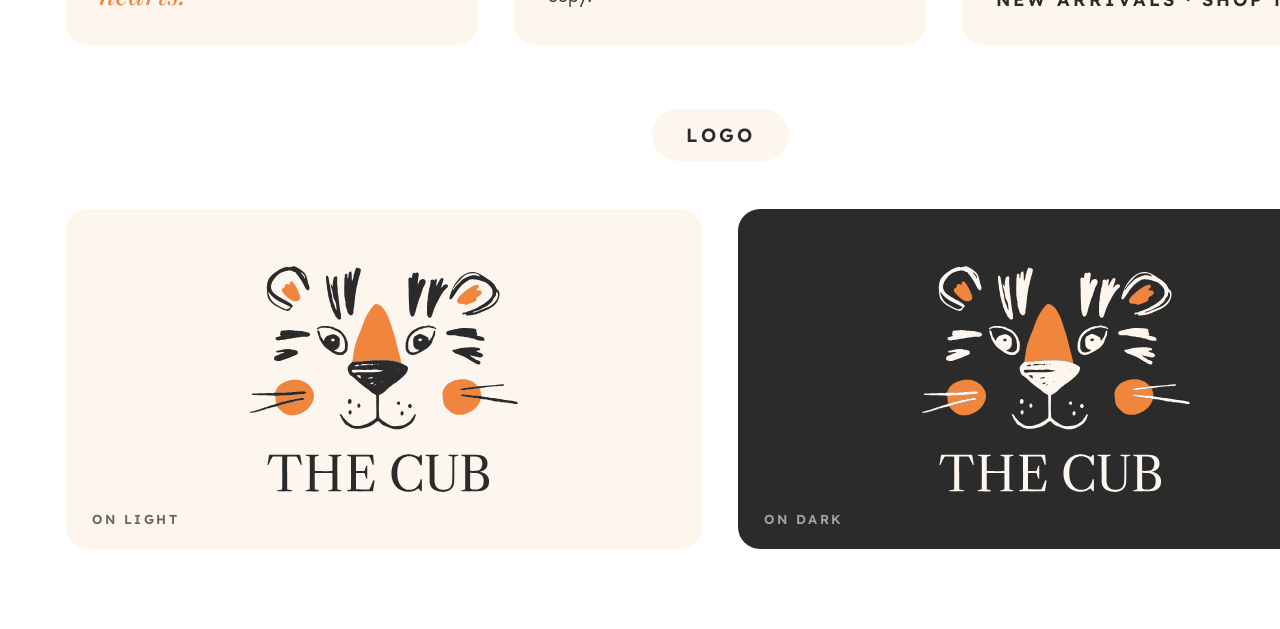
<file: assets/brand/brand-sheet.html>
<!doctype html>
<html lang="en">
<head>
<meta charset="utf-8">
<title>The Cub Brand Sheet</title>
<link rel="stylesheet" href="fonts/local.css">
<style>
  :root {
    --orange: #F0853E;
    --charcoal: #2B2B2B;
    --cream: #FDF6EE;
    --white: #FFFFFF;
    --line: #ECE4DA;
    --muted: #6B6560;
    --display: 'Playfair Display', Georgia, serif;
    --body: 'Glacial Indifference', system-ui, sans-serif;
    --label: 'Lexend', sans-serif;
  }
  * { box-sizing: border-box; margin: 0; padding: 0; }
  body { width: 1440px; background: var(--white); color: var(--charcoal); font-family: var(--body); -webkit-font-smoothing: antialiased; }
  .page { padding: 72px 66px 80px; }

  header { display: flex; align-items: center; justify-content: space-between; padding-bottom: 48px; border-bottom: 1px solid var(--line); }
  header img { height: 120px; }
  .title { text-align: right; }
  .title h1 { font-family: var(--display); font-weight: 600; font-size: 52px; letter-spacing: -0.5px; line-height: 1.05; }
  .title h1 em { font-style: italic; font-weight: 400; color: var(--orange); }
  .title p { font-family: var(--label); font-weight: 600; font-size: 15px; letter-spacing: 3.5px; text-transform: uppercase; color: var(--muted); margin-top: 12px; }

  section { padding-top: 64px; }
  .pill { display: block; width: max-content; margin: 0 auto 48px; background: var(--cream); padding: 14px 34px; border-radius: 999px;
          font-family: var(--label); font-weight: 600; font-size: 19px; letter-spacing: 3px; text-transform: uppercase; }

  .swatches { display: grid; grid-template-columns: repeat(4, 1fr); gap: 36px; }
  .chip { aspect-ratio: 1 / 1.05; border-radius: 22px; margin-bottom: 30px; }
  .chip.bordered { border: 1.5px solid #D9D2C9; }
  .sw h3 { font-family: var(--body); font-weight: 700; font-size: 24px; margin-bottom: 14px; }
  .codes { display: flex; gap: 18px; align-items: baseline; margin-bottom: 22px; }
  .hex { font-family: var(--label); font-weight: 600; font-size: 21px; letter-spacing: 1.5px; }
  .rgb { font-family: var(--label); font-size: 15px; letter-spacing: 1px; color: var(--muted); }
  .use { font-weight: 400; font-size: 19px; line-height: 1.5; color: #3E3B38; }

  .type { display: grid; grid-template-columns: repeat(3, 1fr); gap: 36px; }
  .tc { background: var(--cream); border-radius: 22px; padding: 36px 34px 34px; display: flex; flex-direction: column; }
  .role { align-self: flex-start; font-family: var(--label); font-weight: 600; font-size: 13px; letter-spacing: 2.5px; text-transform: uppercase;
          color: var(--white); background: var(--orange); padding: 7px 14px; border-radius: 999px; }
  .aa { font-size: 132px; line-height: 1; margin: 34px 0 22px; }
  .tc h3 { font-family: var(--body); font-weight: 700; font-size: 24px; margin-bottom: 6px; }
  .weights { font-family: var(--label); font-size: 14px; letter-spacing: 1.5px; text-transform: uppercase; color: var(--muted); margin-bottom: 24px; }
  .alpha { font-size: 17px; line-height: 1.65; white-space: nowrap; letter-spacing: 0.3px; padding-top: 22px; border-top: 1px solid #EADFD2; margin-bottom: 22px; }
  .sample { margin-top: auto; }
  .f-display { font-family: var(--display); }
  .f-body { font-family: var(--body); }
  .f-label { font-family: var(--label); }

  .logos { display: grid; grid-template-columns: 1fr 1fr; gap: 36px; }
  .lt { border-radius: 22px; height: 340px; display: flex; align-items: center; justify-content: center; position: relative; }
  .lt img { height: 230px; }
  .lt span { position: absolute; left: 26px; bottom: 22px; font-family: var(--label); font-weight: 600; font-size: 13px; letter-spacing: 2.5px; text-transform: uppercase; }
  .lt.light { background: var(--cream); }
  .lt.light span { color: var(--muted); }
  .lt.dark { background: var(--charcoal); }
  .lt.dark span { color: #A8A29B; }
</style>
</head>
<body>
<div class="page">
  <header>
    <img src="../logo/the-cub-logo.svg" alt="The Cub logo">
    <div class="title">
      <h1>Brand <em>Guidelines</em></h1>
      <p>Colour &amp; Typography</p>
    </div>
  </header>

  <section>
    <span class="pill">Colour Palette</span>
    <div class="swatches">
      <div class="sw">
        <div class="chip" style="background:#F0853E"></div>
        <h3>The Cub Orange</h3>
        <div class="codes"><span class="hex">#F0853E</span><span class="rgb">RGB 240 133 62</span></div>
        <p class="use">Accents, labels,<br>icons, CTAs</p>
      </div>
      <div class="sw">
        <div class="chip" style="background:#2B2B2B"></div>
        <h3>Charcoal</h3>
        <div class="codes"><span class="hex">#2B2B2B</span><span class="rgb">RGB 43 43 43</span></div>
        <p class="use">Headlines, backgrounds,<br>wordmark</p>
      </div>
      <div class="sw">
        <div class="chip" style="background:#FDF6EE"></div>
        <h3>Cream</h3>
        <div class="codes"><span class="hex">#FDF6EE</span><span class="rgb">RGB 253 246 238</span></div>
        <p class="use">Backgrounds, cards,<br>panels</p>
      </div>
      <div class="sw">
        <div class="chip bordered" style="background:#FFFFFF"></div>
        <h3>White</h3>
        <div class="codes"><span class="hex">#FFFFFF</span><span class="rgb">RGB 255 255 255</span></div>
        <p class="use">Cards, digital UI,<br>breathing space</p>
      </div>
    </div>
  </section>

  <section>
    <span class="pill">Typography</span>
    <div class="type">
      <div class="tc">
        <span class="role">Headlines</span>
        <div class="aa f-display">Aa</div>
        <h3>Playfair Display</h3>
        <p class="weights">Regular · Italic · SemiBold · Bold</p>
        <p class="alpha f-display">ABCDEFGHIJKLMNOPQRSTUVWXYZ<br>abcdefghijklmnopqrstuvwxyz<br>0123456789 &amp;?!@</p>
        <p class="sample f-display" style="font-size:30px;line-height:1.2;font-weight:600">Little adventures, <em style="font-weight:400;color:var(--orange)">big hearts.</em></p>
      </div>
      <div class="tc">
        <span class="role">Body &amp; UI</span>
        <div class="aa f-body">Aa</div>
        <h3>Glacial Indifference</h3>
        <p class="weights">Regular · Bold</p>
        <p class="alpha f-body">ABCDEFGHIJKLMNOPQRSTUVWXYZ<br>abcdefghijklmnopqrstuvwxyz<br>0123456789 &amp;?!@</p>
        <p class="sample f-body" style="font-size:19px;line-height:1.6">Clear, friendly and easy to read: built for paragraphs, buttons, menus and everyday copy.</p>
      </div>
      <div class="tc">
        <span class="role">Labels &amp; Subheads</span>
        <div class="aa f-label">Aa</div>
        <h3>Lexend</h3>
        <p class="weights">Light · Regular · Medium · SemiBold</p>
        <p class="alpha f-label" style="font-weight:300">ABCDEFGHIJKLMNOPQRSTUVWXYZ<br>abcdefghijklmnopqrstuvwxyz<br>0123456789 &amp;?!@</p>
        <p class="sample f-label" style="font-size:18px;font-weight:600;letter-spacing:3px;text-transform:uppercase">New Arrivals · Shop Now</p>
      </div>
    </div>
  </section>

  <section>
    <span class="pill">Logo</span>
    <div class="logos">
      <div class="lt light"><img src="../logo/the-cub-logo.svg" alt=""><span>On light</span></div>
      <div class="lt dark"><img src="../logo/the-cub-logo-dark-bg.svg" alt=""><span>On dark</span></div>
    </div>
  </section>
</div>
</body>
</html>
</file>
<file: assets/brand/fonts/local.css>
@font-face{font-family:'Lexend';font-style:normal;font-weight:300;src:url(Lexend-300.ttf)}
@font-face{font-family:'Lexend';font-style:normal;font-weight:400;src:url(Lexend-400.ttf)}
@font-face{font-family:'Lexend';font-style:normal;font-weight:500;src:url(Lexend-500.ttf)}
@font-face{font-family:'Lexend';font-style:normal;font-weight:600;src:url(Lexend-600.ttf)}
@font-face{font-family:'Playfair Display';font-style:italic;font-weight:400;src:url(PlayfairDisplay-400i.ttf)}
@font-face{font-family:'Playfair Display';font-style:normal;font-weight:400;src:url(PlayfairDisplay-400.ttf)}
@font-face{font-family:'Playfair Display';font-style:normal;font-weight:600;src:url(PlayfairDisplay-600.ttf)}
@font-face{font-family:'Playfair Display';font-style:normal;font-weight:700;src:url(PlayfairDisplay-700.ttf)}
@font-face{font-family:'Glacial Indifference';font-weight:400;src:url(GlacialIndifference-Regular.ttf)}
@font-face{font-family:'Glacial Indifference';font-weight:700;src:url(GlacialIndifference-Bold.ttf)}
</file>
